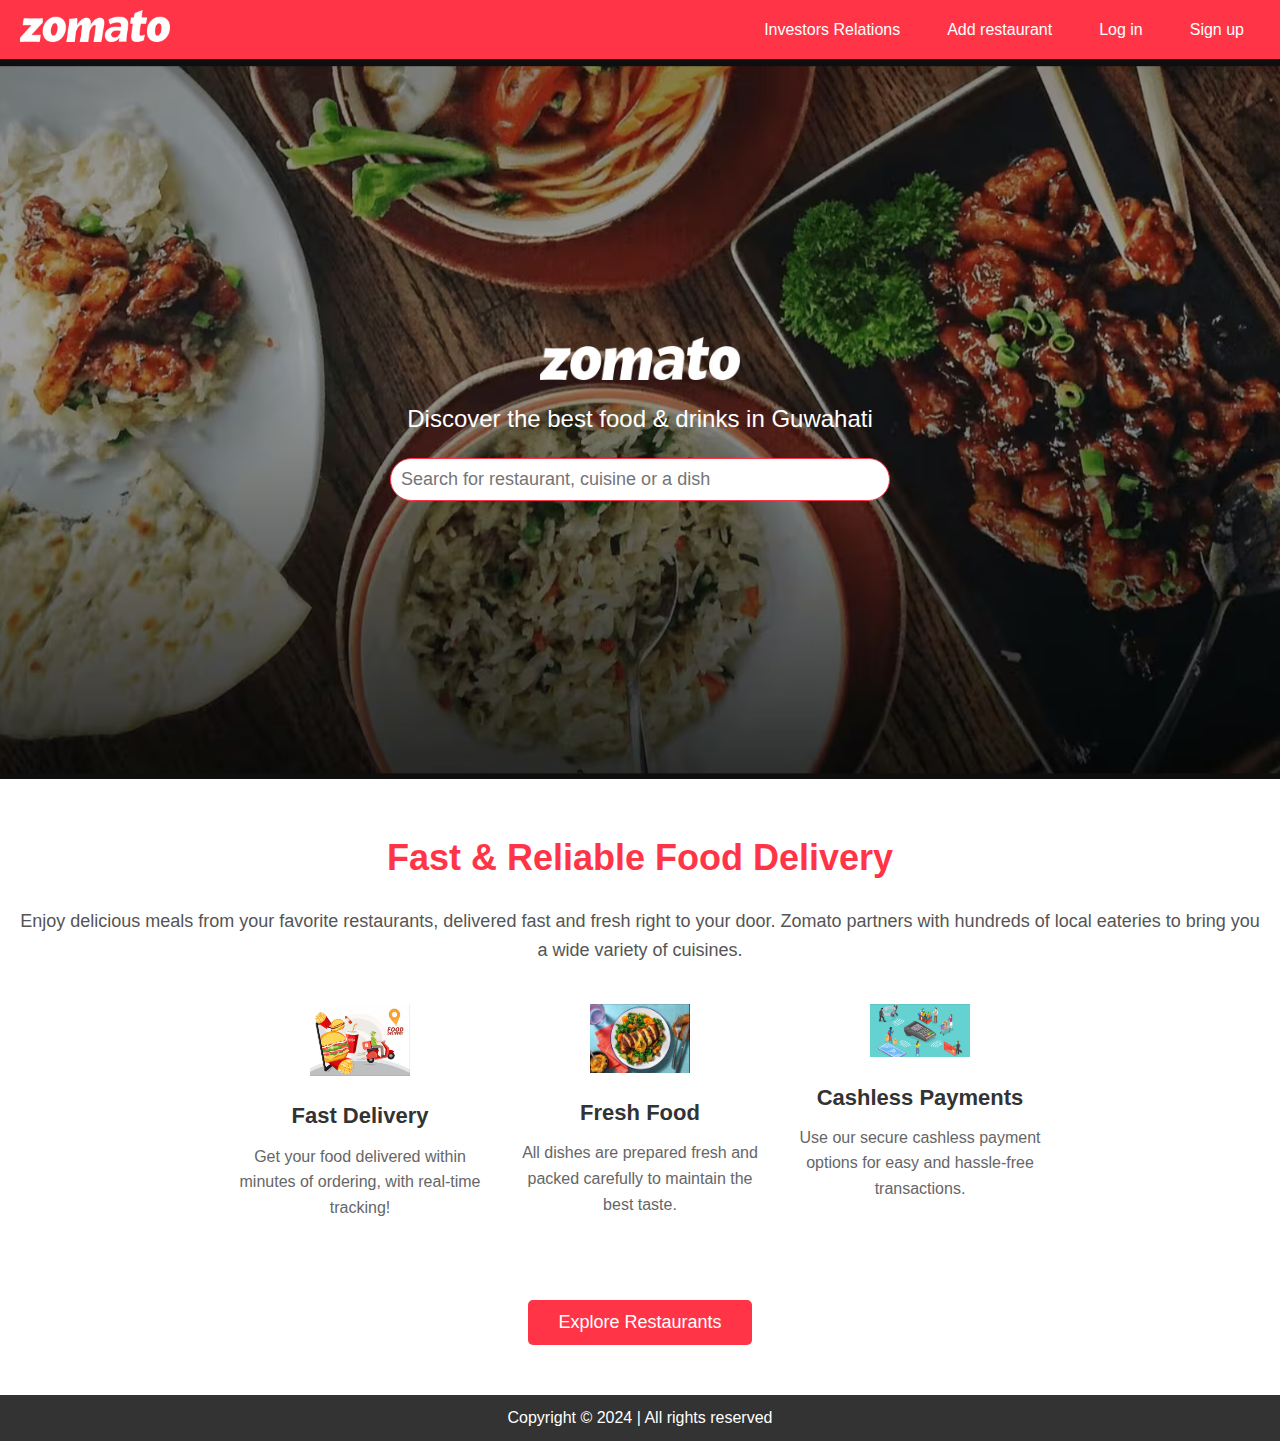
<file: index.html>
<!DOCTYPE html>
<html lang="en">

<head>
    <meta charset="UTF-8">
    <meta name="viewport" content="width=device-width, initial-scale=1.0">
    <title>Zomato - Order food online</title>
    <link rel="stylesheet" href="/css/style.css">
</head>

<body>
    <header>
        <div class="logo">
            <img src="img/logo.png" alt="">
        </div>
        <ul>
            <li><a href="html/investor.html">Investors Relations</a></li>
            <li><a href="">Add restaurant</a></li>
            <li><a href="">Log in</a></li>
            <li><a href="">Sign up</a></li>
        </ul>
    </header>
    <main>
        <!--use img/bg.png as background-->

        <section>
            <!--use img/bg.png as a background banner-->
            <img src="img/logo.png" alt="">
            <p>Discover the best food & drinks in Guwahati</p>
            <input type="text" placeholder="Search for restaurant, cuisine or a dish">
        </section>
        <section class="delivery-info">
            <h2>Fast & Reliable Food Delivery</h2>
            <p>
                Enjoy delicious meals from your favorite restaurants, delivered fast and fresh right to your door.
                Zomato partners with hundreds of local eateries to bring you a wide variety of cuisines.
            </p>
            <div class="features">
                <div class="feature">
                    <img src="img/fast-delivery.png" alt="Fast Delivery">
                    <h3>Fast Delivery</h3>
                    <p>Get your food delivered within minutes of ordering, with real-time tracking!</p>
                </div>
                <div class="feature">
                    <img src="img/fresh-food.png" alt="Fresh Food">
                    <h3>Fresh Food</h3>
                    <p>All dishes are prepared fresh and packed carefully to maintain the best taste.</p>
                </div>
                <div class="feature">
                    <img src="img/cashless.png" alt="Cashless Payments">
                    <h3>Cashless Payments</h3>
                    <p>Use our secure cashless payment options for easy and hassle-free transactions.</p>
                </div>
            </div>
            <button class="explore-btn">Explore Restaurants</button>
        </section>
    </main>
    <footer>
        Copyright &copy; 2024 | All rights reserved
    </footer>
    <script src="/js/script.js"></script>
</body>

</html>
</file>
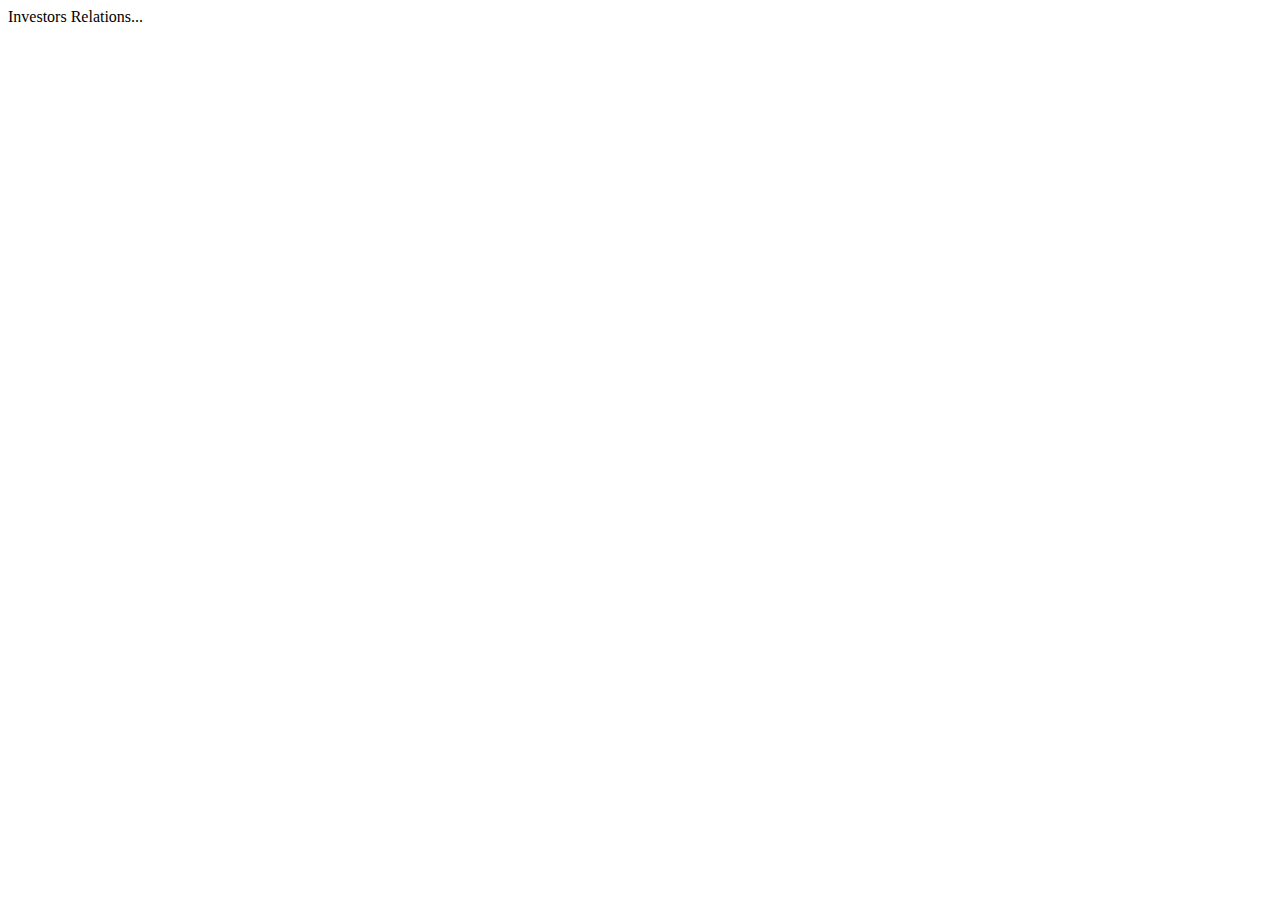
<file: html/investor.html>
<!DOCTYPE html>
<html lang="en">
<head>
    <meta charset="UTF-8">
    <meta name="viewport" content="width=device-width, initial-scale=1.0">
    <title>Document</title>
</head>
<body>
    Investors Relations...
</body>
</html>
</file>
<file: css/style.css>
/* Global styles */
* {
    margin: 0;
    padding: 0;
    box-sizing: border-box;
    font-family: Arial, sans-serif;
}

body {
    background-color: #fff;
    color: #333;
    line-height: 1.6;
    font-size: 16px;
}

/* Header styling */
header {
    display: flex;
    justify-content: space-between;
    align-items: center;
    padding: 10px 20px;
    background-color: #ff3547;
    color: #fff;
}

.logo img {
    width: 150px;
}

header ul {
    list-style: none;
    display: flex;
    gap: 15px;
}

header ul li {
    display: inline;
}

header ul li a {
    color: #fff;
    text-decoration: none;
    padding: 8px 16px;
    border-radius: 4px;
    transition: background-color 0.3s ease;
}

header ul li a:hover {
    background-color: #ff6666;
}

/* First Section (Banner) */
main section:first-of-type {
    display: flex;
    flex-direction: column;
    justify-content: center;
    align-items: center;
    text-align: center;
    background-image: url('/img/bg.png');
    background-size: cover;
    background-position: center;
    height: 80vh;
    color: white;
}

main section:first-of-type img {
    width: 200px;
    margin-bottom: 20px;
}

main section:first-of-type p {
    font-size: 24px;
    margin-bottom: 20px;
}

main section:first-of-type input {
    padding: 10px;
    width: 60%;
    max-width: 500px;
    border-radius: 30px;
    border: 1px solid #ff3547;
    outline: none;
    font-size: 18px;
    transition: box-shadow 0.3s ease;
}

main section:first-of-type input:focus {
    box-shadow: 0 0 10px rgba(255, 53, 71, 0.5);
}

/* Second Section (Food Delivery Info) */
.delivery-info {
    padding: 50px 20px;
    text-align: center;
    background-color: #fff;
}

.delivery-info h2 {
    font-size: 36px;
    color: #ff3547;
    margin-bottom: 20px;
}

.delivery-info p {
    font-size: 18px;
    color: #555;
    margin-bottom: 40px;
}

.delivery-info .features {
    display: flex;
    justify-content: center;
    gap: 30px;
    margin-bottom: 40px;
}

.delivery-info .feature {
    text-align: center;
    width: 250px;
}

.delivery-info .feature img {
    width: 100px;
    margin-bottom: 15px;
}

.delivery-info .feature h3 {
    font-size: 22px;
    color: #333;
    margin-bottom: 10px;
}

.delivery-info .feature p {
    font-size: 16px;
    color: #666;
}

.delivery-info .explore-btn {
    background-color: #ff3547;
    color: white;
    border: none;
    padding: 12px 30px;
    font-size: 18px;
    border-radius: 5px;
    cursor: pointer;
    transition: background-color 0.3s ease;
}

.delivery-info .explore-btn:hover {
    background-color: #ff6666;
}

/* Footer styling */
footer {
    background-color: #333;
    color: #fff;
    text-align: center;
    padding: 10px 0;
}

/* Responsive styling */
@media (max-width: 768px) {
    main section:first-of-type input {
        width: 80%;
    }

    header ul {
        display: block;
        text-align: center;
    }

    .delivery-info .features {
        flex-direction: column;
        gap: 20px;
    }

    .delivery-info .feature {
        width: 100%;
    }
}
</file>
